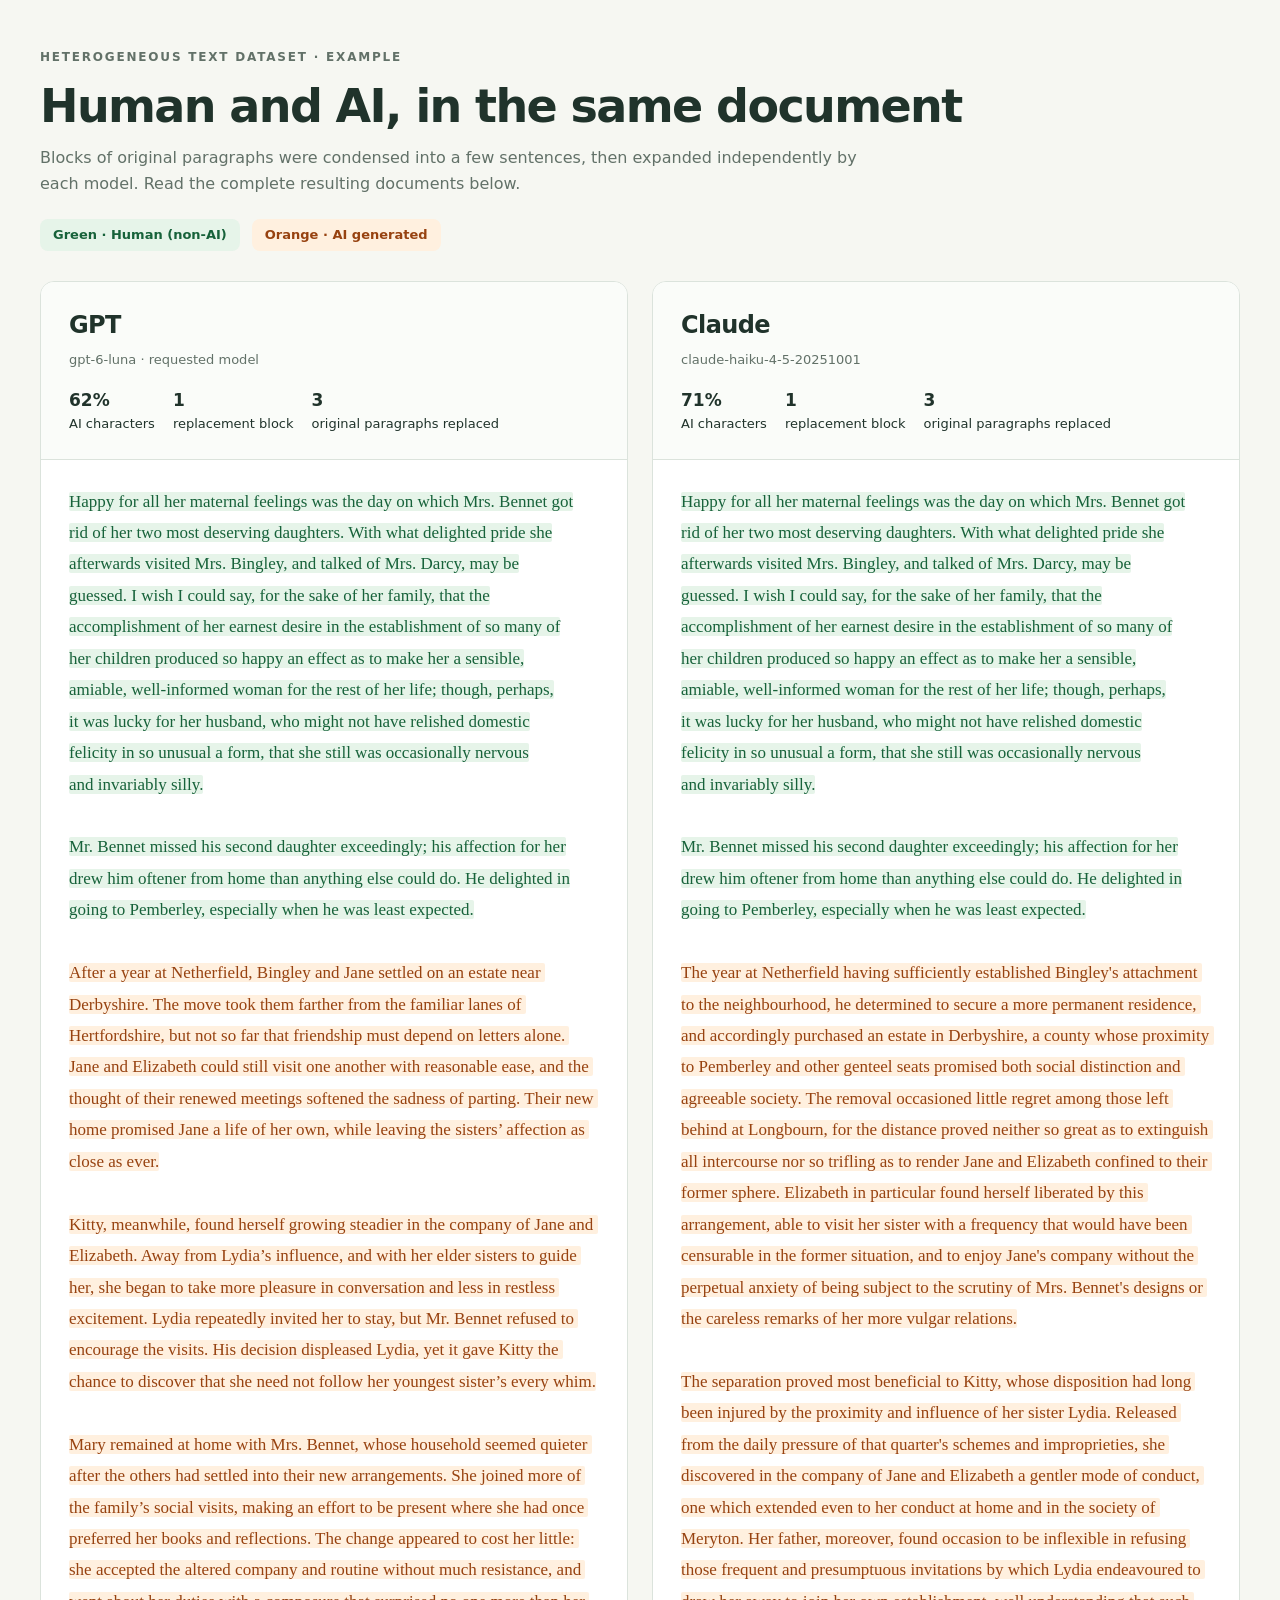
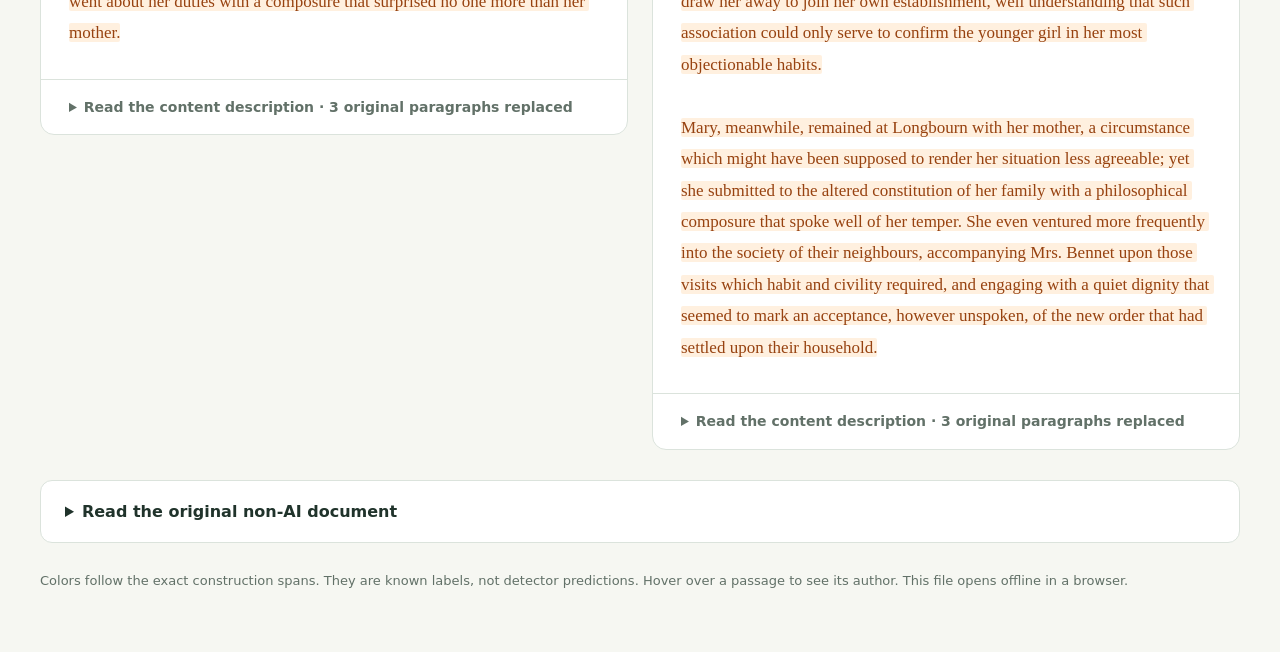
<file: examples/comparison.html>
<!doctype html><html lang="en"><head><meta charset="utf-8"><meta name="viewport" content="width=device-width, initial-scale=1"><title>Human and AI · Document comparison</title><style>
:root{color-scheme:light;--ink:#20332b;--muted:#627168;--line:#dbe3dc;
 --human:#17623a;--human-bg:#e6f4e9;--ai:#974210;--ai-bg:#fff0df}
*{box-sizing:border-box}body{margin:0;background:#f6f7f2;color:var(--ink);
 font:16px/1.6 system-ui,-apple-system,BlinkMacSystemFont,"Segoe UI",sans-serif}
main{max-width:1550px;margin:0 auto;padding:48px 40px 60px}
.eyebrow{font-size:12px;letter-spacing:.15em;text-transform:uppercase;font-weight:700;color:var(--muted)}
h1{font-size:clamp(28px,4vw,46px);line-height:1.18;letter-spacing:-.035em;margin:12px 0}
.intro{max-width:820px;color:var(--muted);margin:0 0 22px}
.legend{display:flex;gap:12px;flex-wrap:wrap;margin-bottom:30px}
.tag{padding:6px 13px;border-radius:8px;font-size:13px;font-weight:650}
.human{color:var(--human);background:var(--human-bg)}.ai{color:var(--ai);background:var(--ai-bg)}
.cards{display:grid;grid-template-columns:repeat(2,minmax(0,1fr));gap:24px;align-items:start}
.card{min-width:0;background:#fff;border:1px solid var(--line);border-radius:14px;overflow:hidden}
.card-head{padding:24px 28px;border-bottom:1px solid var(--line);background:#fafcf9}
h2{margin:0;font-size:24px;letter-spacing:-.025em}.model{font-size:13px;color:var(--muted);margin-top:5px;overflow-wrap:anywhere}
.counts{display:flex;gap:18px;flex-wrap:wrap;margin-top:16px;font-size:13px}
.counts strong{font-size:17px;display:block;color:var(--ink)}
.document{padding:26px 28px 30px;font:17px/1.85 Georgia,"Times New Roman",serif;
 white-space:pre-wrap;overflow-wrap:anywhere}
.fragment{box-decoration-break:clone;-webkit-box-decoration-break:clone;border-radius:2px}
.card details{border-top:1px solid var(--line);padding:16px 28px;color:var(--muted);font-size:14px}
summary{cursor:pointer;font-weight:600}summary:focus-visible{outline:2px solid var(--human);outline-offset:5px}
.brief{color:var(--ink);font:15px/1.7 system-ui,sans-serif;margin:14px 0 4px}
.original{margin-top:30px;background:white;border:1px solid var(--line);border-radius:12px;padding:18px 24px}
.original .document{padding:22px 0 4px;max-width:850px}.original .source-meta{font-size:13px;color:var(--muted);margin-top:12px}
a{color:var(--human)}footer{font-size:13px;color:var(--muted);margin-top:28px}
@media(max-width:1200px){.cards{grid-template-columns:1fr}.card{max-width:900px}.original{max-width:900px}}
@media(max-width:600px){main{padding:25px 15px 36px}.card-head{padding:20px}.document{padding:20px;font-size:16px}.card details{padding:15px 20px}.original{padding:16px 20px}}
@media print{body{background:white}main{padding:0}.cards{grid-template-columns:1fr}.card{break-inside:avoid;margin-bottom:20px}.human,.ai{print-color-adjust:exact;-webkit-print-color-adjust:exact}}
</style></head><body><main><div class="eyebrow">Heterogeneous text dataset · Example</div><h1>Human and AI, in the same document</h1><p class="intro">Blocks of original paragraphs were condensed into a few sentences, then expanded independently by each model. Read the complete resulting documents below.</p><div class="legend" aria-label="Authorship legend"><span class="tag human">Green · Human (non-AI)</span><span class="tag ai">Orange · AI generated</span></div><section class="cards" aria-label="Generated document comparison"><article class="card" data-record-id="d34dd386c9eea38857380257"><header class="card-head"><h2>GPT</h2><div class="model">gpt-6-luna · requested model</div><div class="counts"><div><strong>62%</strong>AI characters</div><div><strong>1</strong>replacement block</div><div><strong>3</strong>original paragraphs replaced</div></div></header><div class="document" aria-label="GPT document with colored authorship spans"><span class="fragment human" data-start="0" data-end="854" title="Human (non-AI) · jane-austen">Happy for all her maternal feelings was the day on which Mrs. Bennet got
rid of her two most deserving daughters. With what delighted pride she
afterwards visited Mrs. Bingley, and talked of Mrs. Darcy, may be
guessed. I wish I could say, for the sake of her family, that the
accomplishment of her earnest desire in the establishment of so many of
her children produced so happy an effect as to make her a sensible,
amiable, well-informed woman for the rest of her life; though, perhaps,
it was lucky for her husband, who might not have relished domestic
felicity in so unusual a form, that she still was occasionally nervous
and invariably silly.

Mr. Bennet missed his second daughter exceedingly; his affection for her
drew him oftener from home than anything else could do. He delighted in
going to Pemberley, especially when he was least expected.

</span><span class="fragment ai" data-start="854" data-end="2233" title="AI · gpt-6-luna">After a year at Netherfield, Bingley and Jane settled on an estate near Derbyshire. The move took them farther from the familiar lanes of Hertfordshire, but not so far that friendship must depend on letters alone. Jane and Elizabeth could still visit one another with reasonable ease, and the thought of their renewed meetings softened the sadness of parting. Their new home promised Jane a life of her own, while leaving the sisters’ affection as close as ever.

Kitty, meanwhile, found herself growing steadier in the company of Jane and Elizabeth. Away from Lydia’s influence, and with her elder sisters to guide her, she began to take more pleasure in conversation and less in restless excitement. Lydia repeatedly invited her to stay, but Mr. Bennet refused to encourage the visits. His decision displeased Lydia, yet it gave Kitty the chance to discover that she need not follow her youngest sister’s every whim.

Mary remained at home with Mrs. Bennet, whose household seemed quieter after the others had settled into their new arrangements. She joined more of the family’s social visits, making an effort to be present where she had once preferred her books and reflections. The change appeared to cost her little: she accepted the altered company and routine without much resistance, and went about her duties with a composure that surprised no one more than her mother.</span></div><details><summary>Read the content description · 3 original paragraphs replaced</summary><p class="brief">After a year at Netherfield, Bingley and Jane move to an estate near Derbyshire, leaving Jane and Elizabeth close enough to visit. Kitty improves while spending time with her elder sisters and away from Lydia, whose invitations to stay with her their father refuses. Mary remains at home with Mrs. Bennet, joins more social visits, and seems to accept the change without much resistance.</p></details></article><article class="card" data-record-id="cff80ef66e534d0b1499df50"><header class="card-head"><h2>Claude</h2><div class="model">claude-haiku-4-5-20251001</div><div class="counts"><div><strong>71%</strong>AI characters</div><div><strong>1</strong>replacement block</div><div><strong>3</strong>original paragraphs replaced</div></div></header><div class="document" aria-label="Claude document with colored authorship spans"><span class="fragment human" data-start="0" data-end="854" title="Human (non-AI) · jane-austen">Happy for all her maternal feelings was the day on which Mrs. Bennet got
rid of her two most deserving daughters. With what delighted pride she
afterwards visited Mrs. Bingley, and talked of Mrs. Darcy, may be
guessed. I wish I could say, for the sake of her family, that the
accomplishment of her earnest desire in the establishment of so many of
her children produced so happy an effect as to make her a sensible,
amiable, well-informed woman for the rest of her life; though, perhaps,
it was lucky for her husband, who might not have relished domestic
felicity in so unusual a form, that she still was occasionally nervous
and invariably silly.

Mr. Bennet missed his second daughter exceedingly; his affection for her
drew him oftener from home than anything else could do. He delighted in
going to Pemberley, especially when he was least expected.

</span><span class="fragment ai" data-start="854" data-end="2980" title="AI · claude-haiku-4-5-20251001">The year at Netherfield having sufficiently established Bingley&#x27;s attachment to the neighbourhood, he determined to secure a more permanent residence, and accordingly purchased an estate in Derbyshire, a county whose proximity to Pemberley and other genteel seats promised both social distinction and agreeable society. The removal occasioned little regret among those left behind at Longbourn, for the distance proved neither so great as to extinguish all intercourse nor so trifling as to render Jane and Elizabeth confined to their former sphere. Elizabeth in particular found herself liberated by this arrangement, able to visit her sister with a frequency that would have been censurable in the former situation, and to enjoy Jane&#x27;s company without the perpetual anxiety of being subject to the scrutiny of Mrs. Bennet&#x27;s designs or the careless remarks of her more vulgar relations.

The separation proved most beneficial to Kitty, whose disposition had long been injured by the proximity and influence of her sister Lydia. Released from the daily pressure of that quarter&#x27;s schemes and improprieties, she discovered in the company of Jane and Elizabeth a gentler mode of conduct, one which extended even to her conduct at home and in the society of Meryton. Her father, moreover, found occasion to be inflexible in refusing those frequent and presumptuous invitations by which Lydia endeavoured to draw her away to join her own establishment, well understanding that such association could only serve to confirm the younger girl in her most objectionable habits.

Mary, meanwhile, remained at Longbourn with her mother, a circumstance which might have been supposed to render her situation less agreeable; yet she submitted to the altered constitution of her family with a philosophical composure that spoke well of her temper. She even ventured more frequently into the society of their neighbours, accompanying Mrs. Bennet upon those visits which habit and civility required, and engaging with a quiet dignity that seemed to mark an acceptance, however unspoken, of the new order that had settled upon their household.</span></div><details><summary>Read the content description · 3 original paragraphs replaced</summary><p class="brief">After a year at Netherfield, Bingley and Jane move to an estate near Derbyshire, leaving Jane and Elizabeth close enough to visit. Kitty improves while spending time with her elder sisters and away from Lydia, whose invitations to stay with her their father refuses. Mary remains at home with Mrs. Bennet, joins more social visits, and seems to accept the change without much resistance.</p></details></article></section><details class="original"><summary>Read the original non-AI document</summary><div class="source-meta">jane-austen · <a href="https://www.gutenberg.org/files/1342/1342-0.txt" target="_blank" rel="noopener noreferrer">Source reference</a></div><div class="document"><span class="fragment human">Happy for all her maternal feelings was the day on which Mrs. Bennet got
rid of her two most deserving daughters. With what delighted pride she
afterwards visited Mrs. Bingley, and talked of Mrs. Darcy, may be
guessed. I wish I could say, for the sake of her family, that the
accomplishment of her earnest desire in the establishment of so many of
her children produced so happy an effect as to make her a sensible,
amiable, well-informed woman for the rest of her life; though, perhaps,
it was lucky for her husband, who might not have relished domestic
felicity in so unusual a form, that she still was occasionally nervous
and invariably silly.

Mr. Bennet missed his second daughter exceedingly; his affection for her
drew him oftener from home than anything else could do. He delighted in
going to Pemberley, especially when he was least expected.

Mr. Bingley and Jane remained at Netherfield only a twelvemonth. So near
a vicinity to her mother and Meryton relations was not desirable even to
_his_ easy temper, or _her_ affectionate heart. The darling wish of his
sisters was then gratified: he bought an estate in a neighbouring county
to Derbyshire; and Jane and Elizabeth, in addition to every other source
of happiness, were within thirty miles of each other.

Kitty, to her very material advantage, spent the chief of her time with
her two elder sisters. In society so superior to what she had generally
known, her improvement was great. She was not of so ungovernable a
temper as Lydia; and, removed from the influence of Lydia’s example, she
became, by proper attention and management, less irritable, less
ignorant, and less insipid. From the further disadvantage of Lydia’s
society she was of course carefully kept; and though Mrs. Wickham
frequently invited her to come and stay with her, with the promise of
balls and young men, her father would never consent to her going.

Mary was the only daughter who remained at home; and she was necessarily
drawn from the pursuit of accomplishments by Mrs. Bennet’s being quite
unable to sit alone. Mary was obliged to mix more with the world, but
she could still moralize over every morning visit; and as she was no
longer mortified by comparisons between her sisters’ beauty and her own,
it was suspected by her father that she submitted to the change without
much reluctance.</span></div></details><footer>Colors follow the exact construction spans. They are known labels, not detector predictions. Hover over a passage to see its author. This file opens offline in a browser.</footer></main></body></html>
</file>
